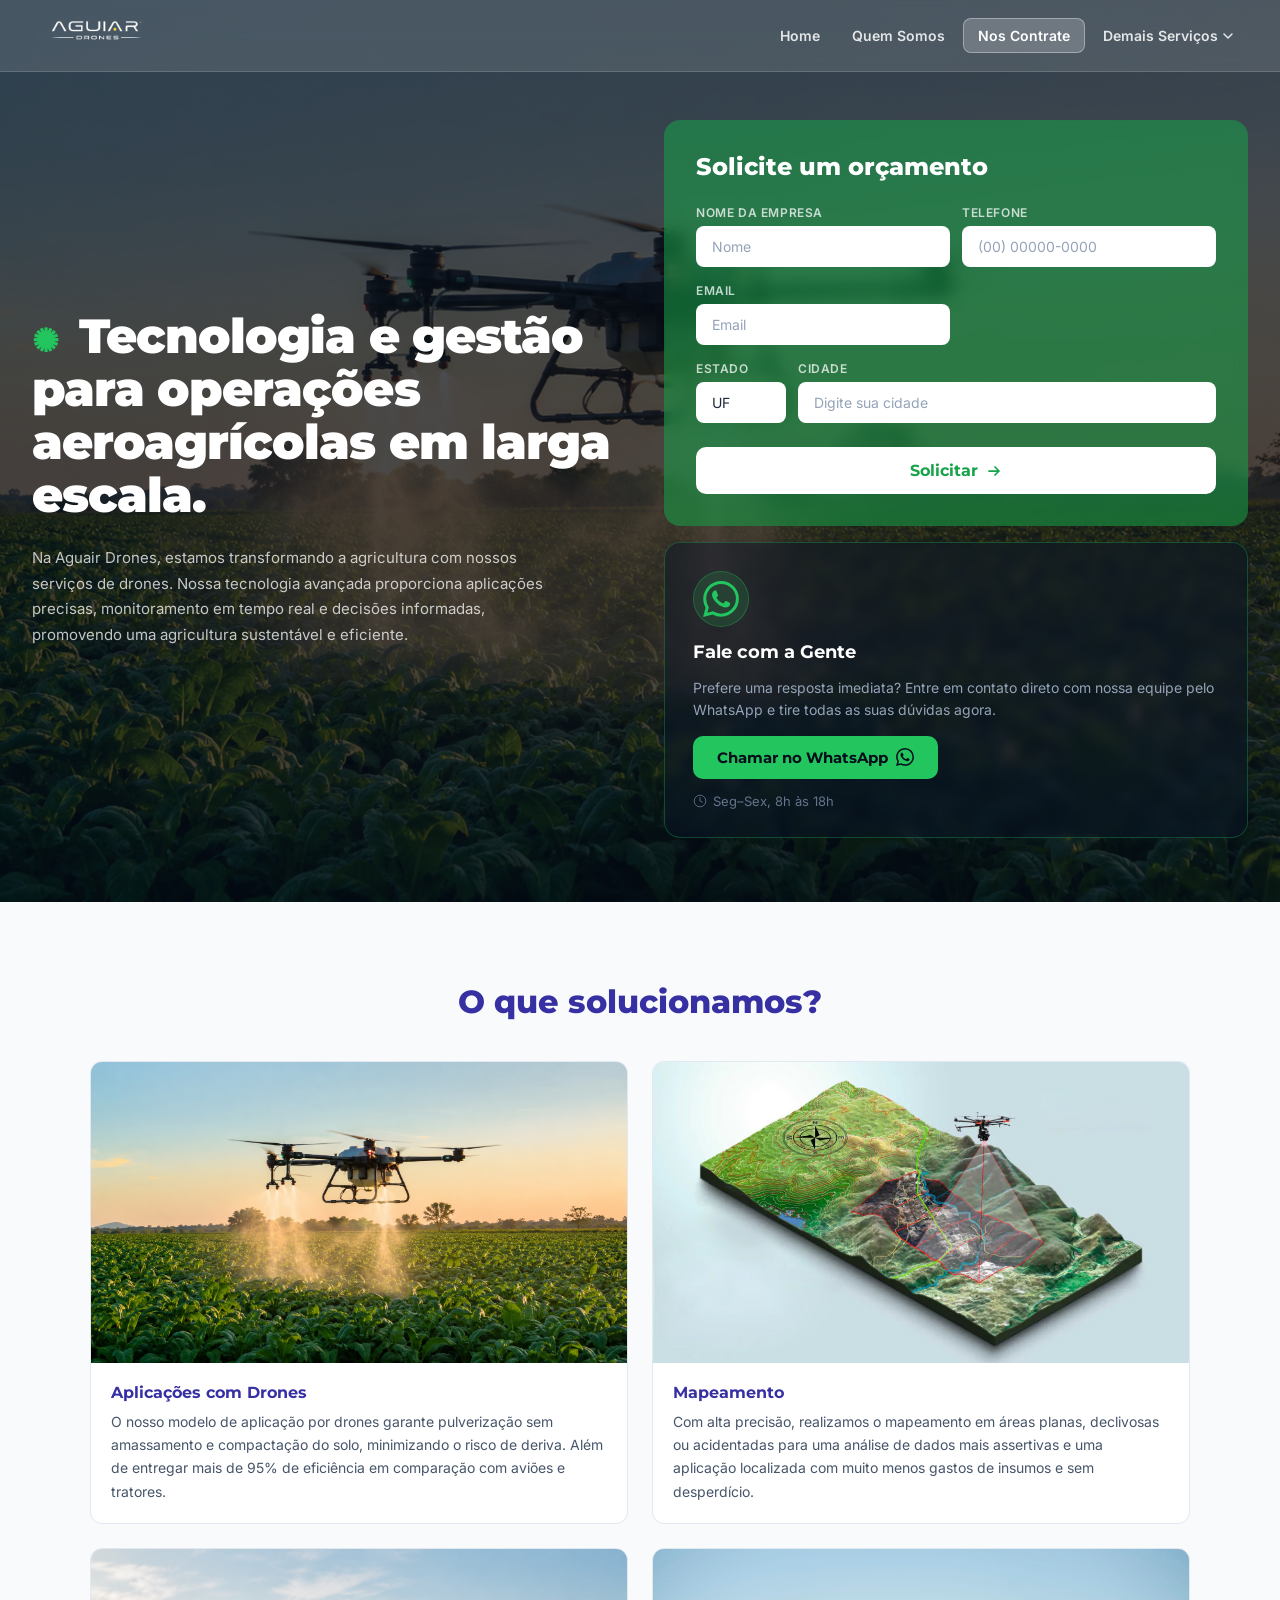
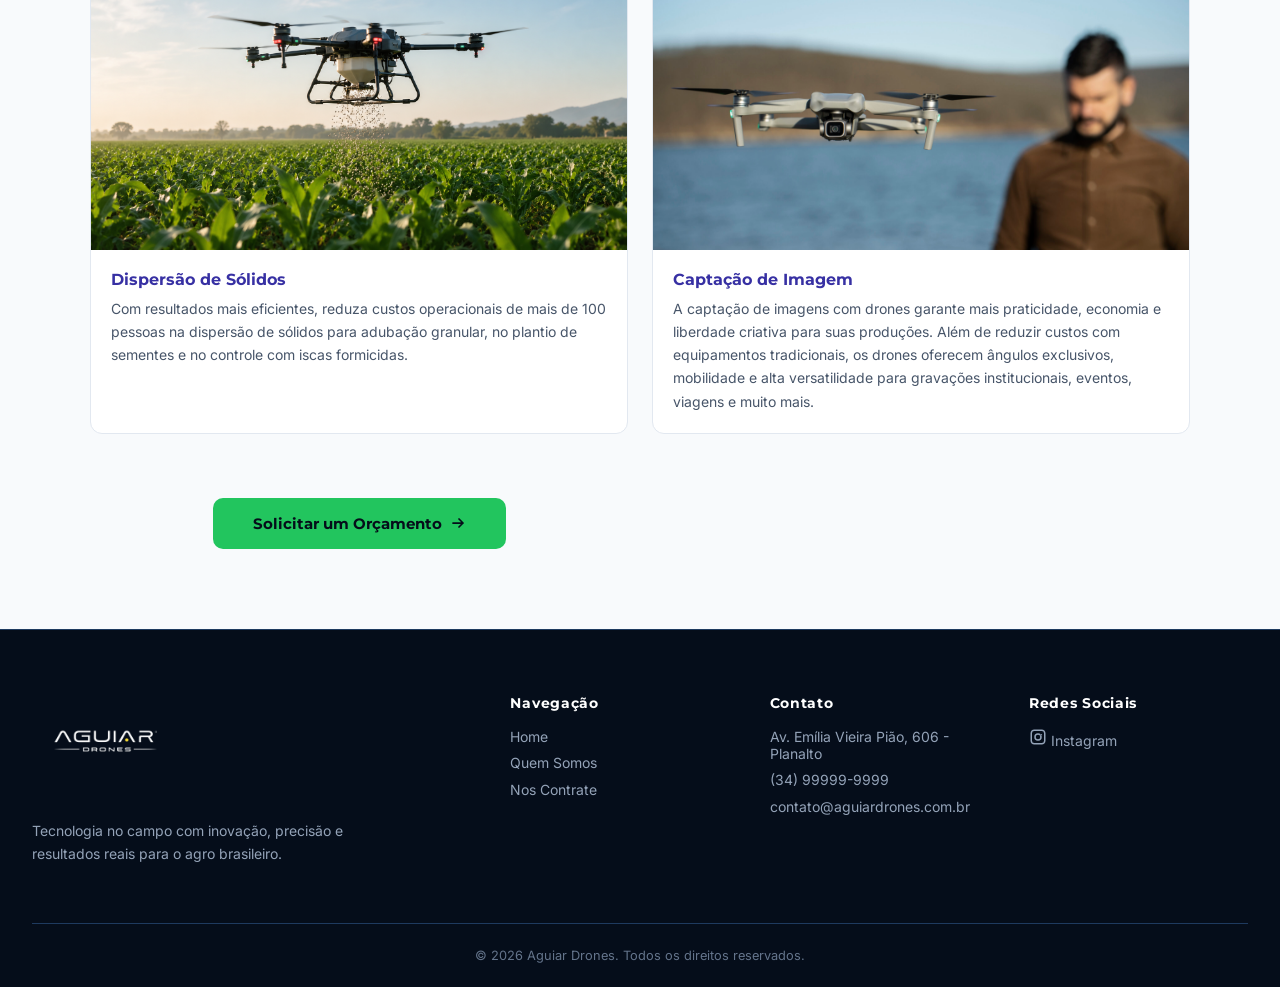
<file: nos-contrate.html>
<!DOCTYPE html>
<html lang="pt-BR">
<head>
  <meta charset="UTF-8">
  <meta name="viewport" content="width=device-width, initial-scale=1.0">
  <title>Nos Contrate — Aguiar Drones</title>
  <link rel="preconnect" href="https://fonts.googleapis.com">
  <link href="https://fonts.googleapis.com/css2?family=Montserrat:wght@400;500;600;700;800;900&family=Inter:wght@300;400;500;600&display=swap" rel="stylesheet">
  <link rel="stylesheet" href="style.css">
  <link rel="stylesheet" href="nos-contrate.css">
</head>
<body>

<nav class="navbar" id="navbar">
  <div class="navbar__inner">
    <a href="index.html" class="navbar__logo">
      <img src="Site drone/img/img/logo_1.png" alt="Aguiar Drones" class="navbar__logo-svg">
    </a>
    <ul class="navbar__links">
      <li><a href="index.html">Home</a></li>
      <li><a href="index.html#quem-somos">Quem Somos</a></li>
      <li><a href="nos-contrate.html" class="active">Nos Contrate</a></li>
      <li class="navbar__dropdown">
        <div class="navbar__dropdown-trigger">
          Demais Serviços
          <svg width="12" height="12" viewBox="0 0 12 12" fill="none">
            <path d="M2 4l4 4 4-4" stroke="currentColor" stroke-width="1.5" stroke-linecap="round" stroke-linejoin="round"/>
          </svg>
        </div>
        <div class="navbar__dropdown-menu">
          <a href="#">Mapeamento Aéreo</a>
        </div>
      </li>
    </ul>
  
  </div>
</nav>

<section class="nc-hero">
  <img src="Site drone/img/img/imagem_drone.png" alt="" class="nc-hero__bg">
  <div class="nc-hero__overlay"></div>

  <div class="nc-hero__content">
    <div class="nc-hero__left">
      <h1 class="nc-hero__title">
        <span class="nc-hero__icon">✺</span>
        Tecnologia e gestão para operações aeroagrícolas em larga escala.
      </h1>
      <p class="nc-hero__sub">
        Na Aguair Drones, estamos transformando a agricultura com nossos serviços de drones. Nossa tecnologia avançada proporciona aplicações precisas, monitoramento em tempo real e decisões informadas, promovendo uma agricultura sustentável e eficiente.
      </p>
    </div>

    <div class="nc-hero__cards">

      <div class="nc-hero__form-card">
        <h2 class="nc-form__title">Solicite um orçamento</h2>

        <div class="nc-form__row">
          <div class="nc-form__field">
            <label>Nome da Empresa</label>
            <input type="text" placeholder="Nome" id="input-empresa">
          </div>
          <div class="nc-form__field">
            <label>Telefone</label>
            <input type="tel" placeholder="(00) 00000-0000" id="input-fone">
          </div>
        </div>

        <div class="nc-form__row">
          <div class="nc-form__field">
            <label>Email</label>
            <input type="email" placeholder="Email" id="input-email-nc">
          </div>
        </div>

        <div class="nc-form__row">
          <div class="nc-form__field nc-form__field--sm">
            <label>Estado</label>
            <select id="nc-estado">
              <option value="">UF</option>
              <option value="AC">AC</option><option value="AL">AL</option><option value="AM">AM</option>
              <option value="AP">AP</option><option value="BA">BA</option><option value="CE">CE</option>
              <option value="DF">DF</option><option value="ES">ES</option><option value="GO">GO</option>
              <option value="MA">MA</option><option value="MG">MG</option><option value="MS">MS</option>
              <option value="MT">MT</option><option value="PA">PA</option><option value="PB">PB</option>
              <option value="PE">PE</option><option value="PI">PI</option><option value="PR">PR</option>
              <option value="RJ">RJ</option><option value="RN">RN</option><option value="RO">RO</option>
              <option value="RR">RR</option><option value="RS">RS</option><option value="SC">SC</option>
              <option value="SE">SE</option><option value="SP">SP</option><option value="TO">TO</option>
            </select>
          </div>
          <div class="nc-form__field nc-form__field--lg">
            <label>Cidade</label>
            <input type="text" placeholder="Digite sua cidade" id="nc-cidade">
          </div>
        </div>

        <button class="nc-form__btn" id="nc-btn-solicitar">
          Solicitar
          <svg width="16" height="16" viewBox="0 0 16 16" fill="none">
            <path d="M3 8h10M9 4l4 4-4 4" stroke="currentColor" stroke-width="1.75" stroke-linecap="round" stroke-linejoin="round"/>
          </svg>
        </button>
      </div>

      <div class="nc-whatsapp-card">
        <div class="nc-whatsapp-card__icon">
          <svg width="36" height="36" viewBox="0 0 24 24" fill="currentColor">
            <path d="M17.472 14.382c-.297-.149-1.758-.867-2.03-.967-.273-.099-.471-.148-.67.15-.197.297-.767.966-.94 1.164-.173.199-.347.223-.644.075-.297-.15-1.255-.463-2.39-1.475-.883-.788-1.48-1.761-1.653-2.059-.173-.297-.018-.458.13-.606.134-.133.298-.347.446-.52.149-.174.198-.298.298-.497.099-.198.05-.371-.025-.52-.075-.149-.669-1.612-.916-2.207-.242-.579-.487-.5-.669-.51-.173-.008-.371-.01-.57-.01-.198 0-.52.074-.792.372-.272.297-1.04 1.016-1.04 2.479 0 1.462 1.065 2.875 1.213 3.074.149.198 2.096 3.2 5.077 4.487.709.306 1.262.489 1.694.625.712.227 1.36.195 1.871.118.571-.085 1.758-.719 2.006-1.413.248-.694.248-1.289.173-1.413-.074-.124-.272-.198-.57-.347m-5.421 7.403h-.004a9.87 9.87 0 01-5.031-1.378l-.361-.214-3.741.982.998-3.648-.235-.374a9.86 9.86 0 01-1.51-5.26c.001-5.45 4.436-9.884 9.888-9.884 2.64 0 5.122 1.03 6.988 2.898a9.825 9.825 0 012.893 6.994c-.003 5.45-4.437 9.884-9.885 9.884m8.413-18.297A11.815 11.815 0 0012.05 0C5.495 0 .16 5.335.157 11.892c0 2.096.547 4.142 1.588 5.945L.057 24l6.305-1.654a11.882 11.882 0 005.683 1.448h.005c6.554 0 11.89-5.335 11.893-11.893a11.821 11.821 0 00-3.48-8.413z"/>
          </svg>
        </div>
        <h3 class="nc-whatsapp-card__title">Fale com a Gente</h3>
        <p class="nc-whatsapp-card__desc">Prefere uma resposta imediata? Entre em contato direto com nossa equipe pelo WhatsApp e tire todas as suas dúvidas agora.</p>
        <a href="https://wa.me/5500000000000" target="_blank" class="nc-whatsapp-card__btn">
          Chamar no WhatsApp
          <svg width="18" height="18" viewBox="0 0 24 24" fill="currentColor">
            <path d="M17.472 14.382c-.297-.149-1.758-.867-2.03-.967-.273-.099-.471-.148-.67.15-.197.297-.767.966-.94 1.164-.173.199-.347.223-.644.075-.297-.15-1.255-.463-2.39-1.475-.883-.788-1.48-1.761-1.653-2.059-.173-.297-.018-.458.13-.606.134-.133.298-.347.446-.52.149-.174.198-.298.298-.497.099-.198.05-.371-.025-.52-.075-.149-.669-1.612-.916-2.207-.242-.579-.487-.5-.669-.51-.173-.008-.371-.01-.57-.01-.198 0-.52.074-.792.372-.272.297-1.04 1.016-1.04 2.479 0 1.462 1.065 2.875 1.213 3.074.149.198 2.096 3.2 5.077 4.487.709.306 1.262.489 1.694.625.712.227 1.36.195 1.871.118.571-.085 1.758-.719 2.006-1.413.248-.694.248-1.289.173-1.413-.074-.124-.272-.198-.57-.347m-5.421 7.403h-.004a9.87 9.87 0 01-5.031-1.378l-.361-.214-3.741.982.998-3.648-.235-.374a9.86 9.86 0 01-1.51-5.26c.001-5.45 4.436-9.884 9.888-9.884 2.64 0 5.122 1.03 6.988 2.898a9.825 9.825 0 012.893 6.994c-.003 5.45-4.437 9.884-9.885 9.884m8.413-18.297A11.815 11.815 0 0012.05 0C5.495 0 .16 5.335.157 11.892c0 2.096.547 4.142 1.588 5.945L.057 24l6.305-1.654a11.882 11.882 0 005.683 1.448h.005c6.554 0 11.89-5.335 11.893-11.893a11.821 11.821 0 00-3.48-8.413z"/>
          </svg>
        </a>
        <p class="nc-whatsapp-card__horario">
          <svg width="14" height="14" viewBox="0 0 24 24" fill="none">
            <circle cx="12" cy="12" r="10" stroke="currentColor" stroke-width="1.5"/>
            <path d="M12 6v6l4 2" stroke="currentColor" stroke-width="1.5" stroke-linecap="round"/>
          </svg>
          Seg–Sex, 8h às 18h
        </p>
      </div>

    </div>
  </div>
</section>

<div class="nc-modal-overlay" id="nc-modal-overlay">
  <div class="nc-modal">
    <button class="nc-modal__close" id="nc-modal-close">✕</button>
    <div class="nc-modal__icon">
      <svg width="36" height="36" viewBox="0 0 24 24" fill="none">
        <path d="M5 13l4 4L19 7" stroke="#fff" stroke-width="2.5" stroke-linecap="round" stroke-linejoin="round"/>
      </svg>
    </div>
    <h3 class="nc-modal__title">Tudo certo!</h3>
    <p class="nc-modal__desc">Recebemos suas informações e estamos prontos para ajudá-lo. Um de nossos consultores entrará em contato com você em breve.</p>
    <div class="nc-modal__divider">Ou se Preferir</div>
    <a href="https://wa.me/5500000000000" target="_blank" class="nc-modal__whatsapp" id="nc-whatsapp-link">
      Entre em Contato Agora
      <svg width="20" height="20" viewBox="0 0 24 24" fill="currentColor">
        <path d="M17.472 14.382c-.297-.149-1.758-.867-2.03-.967-.273-.099-.471-.148-.67.15-.197.297-.767.966-.94 1.164-.173.199-.347.223-.644.075-.297-.15-1.255-.463-2.39-1.475-.883-.788-1.48-1.761-1.653-2.059-.173-.297-.018-.458.13-.606.134-.133.298-.347.446-.52.149-.174.198-.298.298-.497.099-.198.05-.371-.025-.52-.075-.149-.669-1.612-.916-2.207-.242-.579-.487-.5-.669-.51-.173-.008-.371-.01-.57-.01-.198 0-.52.074-.792.372-.272.297-1.04 1.016-1.04 2.479 0 1.462 1.065 2.875 1.213 3.074.149.198 2.096 3.2 5.077 4.487.709.306 1.262.489 1.694.625.712.227 1.36.195 1.871.118.571-.085 1.758-.719 2.006-1.413.248-.694.248-1.289.173-1.413-.074-.124-.272-.198-.57-.347m-5.421 7.403h-.004a9.87 9.87 0 01-5.031-1.378l-.361-.214-3.741.982.998-3.648-.235-.374a9.86 9.86 0 01-1.51-5.26c.001-5.45 4.436-9.884 9.888-9.884 2.64 0 5.122 1.03 6.988 2.898a9.825 9.825 0 012.893 6.994c-.003 5.45-4.437 9.884-9.885 9.884m8.413-18.297A11.815 11.815 0 0012.05 0C5.495 0 .16 5.335.157 11.892c0 2.096.547 4.142 1.588 5.945L.057 24l6.305-1.654a11.882 11.882 0 005.683 1.448h.005c6.554 0 11.89-5.335 11.893-11.893a11.821 11.821 0 00-3.48-8.413z"/>
      </svg>
    </a>
    <button class="nc-modal__fechar" id="nc-modal-fechar">Fechar</button>
  </div>
</div>

<section class="nc-solucoes">
  <div class="nc-solucoes__inner">
    <h2 class="nc-solucoes__title">O que solucionamos?</h2>

    <div class="nc-grid">

      <div class="nc-card">
        <div class="nc-card__img-wrap">
          <img src="Site drone/img/img/imagem_drone.png" alt="Aplicações com Drones" class="nc-card__img">
          <div class="nc-card__img-placeholder">
            <svg width="32" height="32" viewBox="0 0 24 24" fill="none">
              <rect x="3" y="3" width="18" height="18" rx="2" stroke="currentColor" stroke-width="1.5"/>
              <path d="M3 15l5-5 4 4 3-3 6 6" stroke="currentColor" stroke-width="1.5" stroke-linecap="round" stroke-linejoin="round"/>
              <circle cx="8.5" cy="8.5" r="1.5" fill="currentColor"/>
            </svg>
            <span>Adicione uma imagem</span>
            <p>servico-drones.jpg</p>
          </div>
        </div>
        <h3 class="nc-card__title">Aplicações com Drones</h3>
        <p class="nc-card__desc">O nosso modelo de aplicação por drones garante pulverização sem amassamento e compactação do solo, minimizando o risco de deriva. Além de entregar mais de 95% de eficiência em comparação com aviões e tratores.</p>
      </div>

      <div class="nc-card">
        <div class="nc-card__img-wrap">
          <img src="Site drone/img/img/topografia.webp" alt="Mapeamento" class="nc-card__img">
          <div class="nc-card__img-placeholder">
            <svg width="32" height="32" viewBox="0 0 24 24" fill="none">
              <rect x="3" y="3" width="18" height="18" rx="2" stroke="currentColor" stroke-width="1.5"/>
              <path d="M3 15l5-5 4 4 3-3 6 6" stroke="currentColor" stroke-width="1.5" stroke-linecap="round" stroke-linejoin="round"/>
              <circle cx="8.5" cy="8.5" r="1.5" fill="currentColor"/>
            </svg>
            <span>Adicione uma imagem</span>
            <p>servico-mapeamento.jpg</p>
          </div>
        </div>
        <h3 class="nc-card__title">Mapeamento</h3>
        <p class="nc-card__desc">Com alta precisão, realizamos o mapeamento em áreas planas, declivosas ou acidentadas para uma análise de dados mais assertivas e uma aplicação localizada com muito menos gastos de insumos e sem desperdício.</p>
      </div>

      <div class="nc-card">
        <div class="nc-card__img-wrap">
          <img src="Site drone/img/img/dispenser_solidos.png" alt="Dispersão de Sólidos" class="nc-card__img">
          <div class="nc-card__img-placeholder">
            <svg width="32" height="32" viewBox="0 0 24 24" fill="none">
              <rect x="3" y="3" width="18" height="18" rx="2" stroke="currentColor" stroke-width="1.5"/>
              <path d="M3 15l5-5 4 4 3-3 6 6" stroke="currentColor" stroke-width="1.5" stroke-linecap="round" stroke-linejoin="round"/>
              <circle cx="8.5" cy="8.5" r="1.5" fill="currentColor"/>
            </svg>
            <span>Adicione uma imagem</span>
            <p>servico-solidos.jpg</p>
          </div>
        </div>
        <h3 class="nc-card__title">Dispersão de Sólidos</h3>
        <p class="nc-card__desc">Com resultados mais eficientes, reduza custos operacionais de mais de 100 pessoas na dispersão de sólidos para adubação granular, no plantio de sementes e no controle com iscas formicidas.</p>
      </div>

      <div class="nc-card">
        <div class="nc-card__img-wrap">
          <img src="Site drone/img/img/captação.jpg" alt="Captação de Imagem" class="nc-card__img">
          <div class="nc-card__img-placeholder">
            <svg width="32" height="32" viewBox="0 0 24 24" fill="none">
              <rect x="3" y="3" width="18" height="18" rx="2" stroke="currentColor" stroke-width="1.5"/>
              <path d="M3 15l5-5 4 4 3-3 6 6" stroke="currentColor" stroke-width="1.5" stroke-linecap="round" stroke-linejoin="round"/>
              <circle cx="8.5" cy="8.5" r="1.5" fill="currentColor"/>
            </svg>
            <span>Adicione uma imagem</span>
            <p>servico-solidos.jpg</p>
          </div>
        </div>
        <h3 class="nc-card__title">Captação de Imagem</h3>
        <p class="nc-card__desc">A captação de imagens com drones garante mais praticidade, economia e liberdade criativa para suas produções. Além de reduzir custos com equipamentos tradicionais, os drones oferecem ângulos exclusivos, mobilidade e alta versatilidade para gravações institucionais, eventos, viagens e muito mais.</p>
      </div>

    <div class="nc-solucoes__cta">
      <a href="#" class="nc-cta-btn">
        Solicitar um Orçamento
        <svg width="16" height="16" viewBox="0 0 16 16" fill="none">
          <path d="M3 8h10M9 4l4 4-4 4" stroke="currentColor" stroke-width="1.75" stroke-linecap="round" stroke-linejoin="round"/>
        </svg>
      </a>
    </div>
  </div>

        </div>

      </div>
</section>
  <footer class="footer">
  <div class="footer__inner">

  
    <div class="footer__col footer__logo">
      <img src="Site drone/img/img/logo_1.png" alt="Aguiar Drones">
      <p>
        Tecnologia no campo com inovação, precisão e resultados reais para o agro brasileiro.
      </p>
    </div>

 
    <div class="footer__col">
      <h4>Navegação</h4>
      <a href="index.html">Home</a>
      <a href="index.html#quem-somos">Quem Somos</a>
      <a href="nos-contrate.html">Nos Contrate</a>
    </div>

    <!-- CONTATO -->
    <div class="footer__col">
      <h4>Contato</h4>
      <p>Av. Emília Vieira Pião, 606 - Planalto</p>
      <p>(34) 99999-9999</p>
      <p>contato@aguiardrones.com.br</p>
    </div>

  
    <div class="footer__col">
      <h4>Redes Sociais</h4>

      <a href="https://instagram.com" target="_blank" class="footer__social">
        <svg width="18" height="18" viewBox="0 0 24 24" fill="currentColor">
          <path d="M7 2C4.24 2 2 4.24 2 7v10c0 2.76 2.24 5 5 5h10c2.76 0 5-2.24 5-5V7c0-2.76-2.24-5-5-5H7zm10 2a3 3 0 013 3v10a3 3 0 01-3 3H7a3 3 0 01-3-3V7a3 3 0 013-3h10zm-5 3a5 5 0 100 10 5 5 0 000-10zm0 2a3 3 0 110 6 3 3 0 010-6zm4.5-.9a1.1 1.1 0 110 2.2 1.1 1.1 0 010-2.2z"/>
        </svg>
        Instagram
      </a>

    </div>
      
  </div>

  <div class="footer__bottom">
    © 2026 Aguiar Drones. Todos os direitos reservados.
  </div>
</footer>
<script src="main.js"></script>
<script src="nos-contrate.js"></script>
</body>
</html>
</file>
<file: style.css>
*, *::before, *::after {
  box-sizing: border-box;
  margin: 0;
  padding: 0;
}

:root {
  --green:       #22C55E;
  --green-light: #4ADE80;
  --bg:          #050D1A;
  --bg-alt:      #0A1628;
  --border:      #1E3A5F;
  --text:        #FFFFFF;
  --text-muted:  #94A3B8;
  --text-faint:  #64748B;
}

html {
  scroll-behavior: smooth;
}


section {
  scroll-margin-top: 90px;
}

body {
  font-family: 'Inter', sans-serif;
  background: var(--bg);
  color: var(--text);
  overflow-x: hidden;
}

.navbar {
  position: fixed;
  top: 0;
  left: 0;
  right: 0;
  z-index: 100;
  height: 72px;
  display: flex;
  align-items: center;
  padding: 0 2rem;
  background: rgba(255, 255, 255, 0.12);
  backdrop-filter: blur(16px);
  border-bottom: 1px solid rgba(255, 255, 255, 0.15);
  transition: background .35s ease, border-color .35s ease;
}

.navbar.scrolled {
  background: rgba(255, 255, 255, 0.18);
  border-bottom-color: rgba(255, 255, 255, 0.2);
}

.navbar__inner {
  max-width: 1280px;
  width: 100%;
  margin: 0 auto;
  display: flex;
  align-items: center;
  gap: 1rem;
}

.navbar__logo {
  display: flex;
  align-items: center;
  text-decoration: none;
  flex-shrink: 0;
}

.navbar__logo-svg {
  width: 140px;
  height: auto;
}

.navbar__links {
  display: flex;
  align-items: center;
  gap: 0.25rem;
  list-style: none;
  margin-left: auto;
}

.navbar__links a {
  display: block;
  padding: 0.5rem 0.875rem;
  font-size: 0.875rem;
  font-weight: 600;
  color: rgba(255, 255, 255, 0.85);
  text-decoration: none;
  border-radius: 8px;
  transition: color .2s, background .2s;
  white-space: nowrap;
}

.navbar__links a:hover {
  color: #fff;
  background: rgba(255, 255, 255, 0.15);
}

.navbar__links a.active {
  color: #fff;
  background: rgba(255, 255, 255, 0.2);
  border: 1px solid rgba(255, 255, 255, 0.35);
  border-radius: 8px;
}

.navbar__dropdown {
  position: relative;
}

.navbar__dropdown-trigger {
  display: flex;
  align-items: center;
  gap: 4px;
  padding: 0.5rem 0.875rem;
  font-size: 0.875rem;
  font-weight: 600;
  color: rgba(255, 255, 255, 0.85);
  cursor: pointer;
  border-radius: 8px;
  transition: color .2s, background .2s;
  user-select: none;
}

.navbar__dropdown-trigger:hover {
  color: #fff;
  background: rgba(255, 255, 255, 0.15);
}

.navbar__dropdown-trigger svg {
  transition: transform .2s;
}

.navbar__dropdown:hover .navbar__dropdown-trigger svg {
  transform: rotate(180deg);
}

.navbar__dropdown-menu {
  position: absolute;
  top: calc(100% + 8px);
  left: 50%;
  transform: translateX(-50%) translateY(-6px);
  background: rgba(15, 30, 53, 0.96);
  backdrop-filter: blur(12px);
  border: 1px solid rgba(255, 255, 255, 0.12);
  border-radius: 10px;
  padding: 0.5rem;
  min-width: 160px;
  opacity: 0;
  pointer-events: none;
  transition: opacity .2s, transform .2s;
}

.navbar__dropdown:hover .navbar__dropdown-menu {
  opacity: 1;
  pointer-events: auto;
  transform: translateX(-50%) translateY(0);
}

.navbar__dropdown-menu a {
  display: block;
  padding: 0.5rem 0.875rem;
  font-size: 0.8125rem;
  color: var(--text-muted);
  text-decoration: none;
  border-radius: 6px;
  transition: background .15s, color .15s;
}

.navbar__dropdown-menu a:hover {
  background: rgba(255, 255, 255, 0.08);
  color: #fff;
}

.navbar__lang {
  margin-left: 0.5rem;
  background: rgba(255, 255, 255, 0.12);
  border: 1px solid rgba(255, 255, 255, 0.25);
  border-radius: 8px;
  padding: 0.375rem 0.625rem;
  font-size: 0.75rem;
  font-weight: 600;
  color: rgba(255, 255, 255, 0.85);
  cursor: pointer;
  display: flex;
  align-items: center;
  gap: 4px;
  transition: color .2s, background .2s, border-color .2s;
  flex-shrink: 0;
}

.navbar__lang:hover {
  color: #fff;
  background: rgba(255, 255, 255, 0.2);
  border-color: rgba(255, 255, 255, 0.4);
}

.hero {
  position: relative;
  min-height: 100vh;
  display: flex;
  align-items: center;
  overflow: hidden;
}

.hero__video {
  position: absolute;
  inset: 0;
  width: 100%;
  height: 100%;
  object-fit: cover;
  z-index: 0;
}

.hero__overlay {
  position: absolute;
  inset: 0;
  background: linear-gradient(
    to bottom,
    rgba(5, 13, 26, .25) 0%,
    rgba(5, 13, 26, .55) 40%,
    rgba(5, 13, 26, .92) 75%,
    rgba(5, 13, 26, 1)   100%
  );
  z-index: 1;
}

.hero__content {
  position: relative;
  z-index: 2;
  max-width: 1280px;
  width: 100%;
  margin: 0 auto;
  padding: 120px 2rem 3rem;
  display: flex;
  flex-direction: column;
}

.hero__left {
  display: flex;
  flex-direction: column;
  gap: 2rem;
}

.hero__badge {
  display: inline-flex;
  align-items: center;
  gap: 6px;
  background: rgba(34, 197, 94, .12);
  border: 1px solid rgba(34, 197, 94, .3);
  border-radius: 99px;
  padding: 0.375rem 0.875rem;
  font-size: 0.75rem;
  font-weight: 600;
  color: var(--green);
  letter-spacing: .04em;
  text-transform: uppercase;
  width: fit-content;
}

.hero__badge-dot {
  width: 6px;
  height: 6px;
  background: var(--green);
  border-radius: 50%;
  animation: pulse 2s ease infinite;
}

@keyframes pulse {
  0%, 100% { opacity: 1; transform: scale(1); }
  50%       { opacity: .5; transform: scale(1.4); }
}

.hero__title {
  font-family: 'Montserrat', sans-serif;
  font-size: clamp(2.5rem, 5.5vw, 4.5rem);
  font-weight: 900;
  line-height: 1.05;
  letter-spacing: -0.025em;
  color: #fff;
}

.hero__title em {
  font-style: normal;
  color: var(--green);
}

.hero__subtitle {
  font-size: 1.0625rem;
  color: #000000;
  line-height: 1.65;
  max-width: 520px;
}

.hero__stats {
  display: flex;
  gap: 2.5rem;
  align-items: flex-end;
}

.stat {
  display: flex;
  flex-direction: column;
  gap: 4px;
}

.stat__row {
  display: flex;
  align-items: baseline;
  gap: 3px;
}

.stat__plus {
  font-family: 'Montserrat', sans-serif;
  font-size: 1.5rem;
  font-weight: 800;
  color: var(--green);
  line-height: 1;
}

.stat__value {
  font-family: 'Montserrat', sans-serif;
  font-size: clamp(2.5rem, 5vw, 3.75rem);
  font-weight: 900;
  line-height: 1;
  letter-spacing: -0.03em;
  color: #fff;
  font-variant-numeric: tabular-nums;
}

.stat__unit {
  font-family: 'Montserrat', sans-serif;
  font-size: 1rem;
  font-weight: 600;
  color: var(--green);
  margin-left: 4px;
}

.stat__label {
  font-size: 0.75rem;
  font-weight: 600;
  text-transform: uppercase;
  letter-spacing: .1em;
  color: var(--text-faint);
}

.stat-divider {
  width: 1px;
  height: 48px;
  background: rgba(30, 58, 95, .8);
  align-self: center;
}

.hero__form-wrap {
  background: rgba(10, 22, 40, 0.88);
  backdrop-filter: blur(12px);
  border: 1px solid rgba(30, 58, 95, .9);
  border-radius: 14px;
  padding: 1.5rem;
  max-width: 440px;
}

.hero__form-title {
  font-family: 'Montserrat', sans-serif;
  font-size: 0.9375rem;
  font-weight: 700;
  color: #fff;
  margin-bottom: 0.375rem;
}

.hero__form-sub {
  font-size: 0.8125rem;
  color: var(--text-faint);
  margin-bottom: 1.25rem;
  line-height: 1.5;
}

.form-field {
  margin-bottom: 0.75rem;
}

.form-field label {
  display: block;
  font-size: 0.75rem;
  font-weight: 600;
  text-transform: uppercase;
  letter-spacing: .06em;
  color: var(--text-faint);
  margin-bottom: 6px;
}

.form-field select,
.form-field input {
  width: 100%;
  background: rgba(5, 13, 26, .85);
  border: 1px solid var(--border);
  border-radius: 8px;
  color: var(--text-muted);
  padding: 0.75rem 1rem;
  font-family: 'Inter', sans-serif;
  font-size: 0.9rem;
  appearance: none;
  cursor: pointer;
  transition: border-color .2s, color .2s;
  outline: none;
}

.form-field select:focus,
.form-field input:focus {
  border-color: rgba(34, 197, 94, .6);
  color: #fff;
  box-shadow: 0 0 0 3px rgba(34, 197, 94, .08);
}

.form-steps {
  display: flex;
  align-items: center;
  gap: 0;
  margin-bottom: 1.25rem;
}

.form-step-dot {
  width: 10px;
  height: 10px;
  border-radius: 50%;
  background: var(--border);
  transition: background .3s;
  flex-shrink: 0;
}

.form-step-dot.active {
  background: var(--green);
}

.form-step-dot.done {
  background: var(--green);
}

.form-step-line {
  flex: 1;
  height: 1px;
  background: var(--border);
  margin: 0 6px;
}

.form-location-display {
  display: flex;
  align-items: center;
  gap: 6px;
  font-size: 0.8125rem;
  font-weight: 600;
  color: var(--green);
  margin-bottom: 0.75rem;
}

.form-fields-row {
  display: grid;
  grid-template-columns: 1fr 1fr;
  gap: 0.75rem;
}

.form-btn {
  width: 100%;
  background: var(--green);
  color: #050D1A;
  font-family: 'Montserrat', sans-serif;
  font-size: 0.9375rem;
  font-weight: 700;
  padding: 0.875rem;
  border: none;
  border-radius: 9px;
  cursor: pointer;
  transition: background .2s, box-shadow .2s, transform .1s;
  display: flex;
  align-items: center;
  justify-content: center;
  gap: 8px;
  margin-top: 1rem;
}

.form-btn:hover {
  background: var(--green-light);
  box-shadow: 0 8px 24px rgba(34, 197, 94, .3);
}

.form-btn:active {
  transform: scale(.98);
}

.form-btn--finalizar {
  width: auto;
  padding: 0.7rem 1.5rem;
  border-radius: 10px;
  font-size: 0.875rem;
  gap: 6px;
  box-shadow: 0 4px 14px rgba(34, 197, 94, .25);
}

.form-btn--finalizar svg {
  transition: transform .2s;
}

.form-btn--finalizar:hover svg {
  transform: translateX(3px);
}

.form-error {
  display: none;
  font-size: 0.75rem;
  color: #F87171;
  margin-top: 5px;
}

.form-error.visible {
  display: block;
}

.form-field input.invalid {
  border-color: #F87171;
  box-shadow: 0 0 0 3px rgba(248, 113, 113, .1);
}

.form-success {
  display: inline-flex;
  align-items: center;
  gap: 8px;
  background: rgba(34, 197, 94, .12);
  border: 1px solid rgba(34, 197, 94, .35);
  border-radius: 8px;
  padding: 0.625rem 1rem;
  font-size: 0.875rem;
  font-weight: 600;
  color: var(--green);
  margin-top: 1rem;
}


.banner-frase {
  background: var(--green);
  padding: 1.5rem 2rem;
  text-align: center;
}

.banner-frase p {
  max-width: 900px;
  margin: 0 auto;
  font-family: 'Montserrat', sans-serif;
  font-size: 1rem;
  font-weight: 700;
  color: #FFFFFF;
  line-height: 1.6;
}

.quem-somos {
  background: var(--bg);
  padding: 5rem 2rem;
}

.quem-somos__inner {
  max-width: 900px;
  margin: 0 auto;
}

.quem-somos__logo {
  text-align: center;
  margin-bottom: 3.5rem;
}

.quem-somos__logo-img {
  height: 60px;
  width: auto;
  object-fit: contain;
}

.quem-somos__timeline {
  display: flex;
  flex-direction: column;
  gap: 1.5rem;
}

.timeline-item {
  display: flex;
  flex-direction: row;
  gap: 1.25rem;
  align-items: start;
}

.timeline-left {
  display: flex;
  flex-direction: column;
  align-items: center;
  flex-shrink: 0;
}

.timeline-icon {
  width: 40px;
  height: 40px;
  border-radius: 50%;
  background: var(--green);
  color: #fff;
  display: flex;
  align-items: center;
  justify-content: center;
  flex-shrink: 0;
}

.timeline-line {
  width: 2px;
  flex: 1;
  min-height: 24px;
  background: var(--border);
  margin-top: 8px;
}

.timeline-item:last-child .timeline-line {
  display: none;
}

.timeline-card {
  flex: 1;
  background: var(--bg-alt);
  border: 1px solid var(--border);
  border-radius: 12px;
  padding: 1.5rem 2rem;
  margin-bottom: 0;
}

.timeline-card h3 {
  font-family: 'Montserrat', sans-serif;
  font-size: 1.125rem;
  font-weight: 700;
  color: var(--green);
  margin-bottom: 0.875rem;
}

.timeline-card p {
  font-size: 0.9375rem;
  color: var(--text-muted);
  line-height: 1.7;
  margin-bottom: 0.75rem;
}

.timeline-card p:last-child {
  margin-bottom: 0;
}

.section-teaser {
  background: var(--bg-alt);
  padding: 5rem 2rem;
  border-top: 1px solid var(--border);
}

.section-teaser__inner {
  max-width: 1280px;
  margin: 0 auto;
  display: flex;
  align-items: center;
  justify-content: space-between;
  gap: 2rem;
  flex-wrap: wrap;
}

.section-teaser h2 {
  font-family: 'Montserrat', sans-serif;
  font-size: clamp(1.5rem, 3vw, 2.25rem);
  font-weight: 800;
  line-height: 1.2;
}

.section-teaser h2 span {
  color: var(--green);
}

.section-teaser p {
  font-size: 0.9375rem;
  color: var(--text-muted);
  margin-top: .75rem;
  max-width: 480px;
  line-height: 1.65;
}

.pill-group {
  display: flex;
  gap: .75rem;
  flex-wrap: wrap;
  margin-top: 1.5rem;
}

.pill {
  display: flex;
  align-items: center;
  gap: 6px;
  background: rgba(34, 197, 94, .09);
  border: 1px solid rgba(34, 197, 94, .25);
  border-radius: 99px;
  padding: .4rem .875rem;
  font-size: .8125rem;
  font-weight: 600;
  color: var(--green);
}

.teaser-cta {
  display: inline-flex;
  align-items: center;
  gap: 8px;
  background: var(--green);
  color: #050D1A;
  font-family: 'Montserrat', sans-serif;
  font-weight: 700;
  font-size: .9375rem;
  padding: 1rem 2rem;
  border-radius: 10px;
  text-decoration: none;
  white-space: nowrap;
  transition: background .2s, box-shadow .2s;
  flex-shrink: 0;
}

.teaser-cta:hover {
  background: var(--green-light);
  box-shadow: 0 8px 24px rgba(34, 197, 94, .35);
}


@media (max-width: 900px) {
  .hero__content {
    padding-bottom: 5rem;
  }
  .navbar__links {
    display: none;
  }
  .navbar__lang {
    display: none;
  }
}

@media (max-width: 480px) {
  .hero__stats {
    gap: 1.25rem;
  }
  .stat__value {
    font-size: 2.25rem;
  }
  .hero__form-wrap {
    padding: 1.25rem;
  }
  
}

/* =========================
   LOCALIZAÇÃO
========================= */

.localizacao {
  display: flex;
  flex-direction: column;
}

.localizacao__info {
  display: grid;
  grid-template-columns: 1fr 1fr 1fr;
  background: #f8fafc;
  border-bottom: 1px solid #E2E8F0;
}

.localizacao__item {
  display: flex;
  flex-direction: column;
  align-items: center;
  justify-content: center;
  gap: 0.5rem;
  padding: 2.5rem 2rem;
  text-align: center;
  border-right: 1px solid #E2E8F0;
}

.localizacao__item:last-child {
  border-right: none;
}

.localizacao__icon {
  width: 56px;
  height: 56px;
  border-radius: 50%;
  background: #F1F5F9;
  display: flex;
  align-items: center;
  justify-content: center;
  color: #475569;
  margin-bottom: 0.25rem;
}

.localizacao__icon--whatsapp {
  color: #25D366;
  background: #F0FFF4;
}

.localizacao__label {
  font-family: 'Montserrat', sans-serif;
  font-size: 0.75rem;
  font-weight: 700;
  letter-spacing: .1em;
  color: #94A3B8;
}

.localizacao__value {
  font-family: 'Montserrat', sans-serif;
  font-size: 0.9375rem;
  font-weight: 600;
  color: #1E293B;
  text-decoration: none;
}

.localizacao__value--link {
  transition: color .2s;
}

.localizacao__value--link:hover {
  color: var(--green);
}

.localizacao__mapa {
  width: 100%;
  height: 480px;
}

.localizacao__mapa iframe {
  width: 100%;
  height: 100%;
  border: 0;
  display: block;
}

@media (max-width: 640px) {
  .localizacao__info {
    grid-template-columns: 1fr;
  }
  .localizacao__item {
    border-right: none;
    border-bottom: 1px solid #E2E8F0;
  }
  .localizacao__mapa {
    height: 320px;
  }
}

/* =========================
   FEEDBACKS
========================= */

.feedbacks {
  background: var(--bg-alt);
  padding: 6rem 2rem;
}

.feedbacks-container {
  max-width: 1200px;
  margin: 0 auto;
}

.feedbacks-header {
  text-align: center;
  margin-bottom: 3rem;
}

.feedbacks-header span {
  color: var(--green);
  font-size: .8rem;
  font-weight: 700;
  letter-spacing: .15em;
}

.feedbacks-header h2 {
  font-family: 'Montserrat', sans-serif;
  font-size: 2.5rem;
  margin-top: .75rem;
  margin-bottom: 1rem;
}

.feedbacks-header p {
  max-width: 650px;
  margin: 0 auto;
  color: var(--text-muted);
  line-height: 1.8;
}

.feedbacks-grid {
  display: grid;
  grid-template-columns: repeat(3, 1fr);
  gap: 1.5rem;
}

.feedback-card {
  background: var(--bg);
  border: 1px solid var(--border);
  border-radius: 18px;
  padding: 2rem;
  transition: .3s ease;
}

.feedback-card:hover {
  transform: translateY(-6px);
  border-color: rgba(34,197,94,.45);
  box-shadow: 0 15px 35px rgba(0,0,0,.25);
}

.stars {
  color: #FFD700;
  font-size: 1.2rem;
  margin-bottom: 1rem;
}

.feedback-text {
  color: var(--text-muted);
  line-height: 1.8;
  margin-bottom: 1.5rem;
}

.client-info {
  display: flex;
  align-items: center;
  gap: .9rem;
}

.client-info img {
  width: 55px;
  height: 55px;
  border-radius: 50%;
  object-fit: cover;
}

.client-info h4 {
  color: white;
  font-size: .95rem;
  margin-bottom: .2rem;
}

.client-info span {
  color: var(--text-faint);
  font-size: .85rem;
}

@media (max-width: 900px) {
  .feedbacks-grid {
    grid-template-columns: 1fr;
  }

  .feedbacks-header h2 {
    font-size: 2rem;
  }
}
.footer {
  background: var(--bg);
  border-top: 1px solid var(--border);
  padding: 4rem 2rem 1.5rem;
}

.footer__inner {
  max-width: 1280px;
  margin: 0 auto;
  display: grid;
  grid-template-columns: 2fr 1fr 1fr 1fr;
  gap: 2.5rem;
}

.footer__logo img {
  width: 160px;
  margin-bottom: 1rem;
}

.footer__logo p {
  color: var(--text-muted);
  font-size: 0.9rem;
  line-height: 1.6;
  max-width: 320px;
}

.footer__col h4 {
  font-family: 'Montserrat', sans-serif;
  font-size: 0.9rem;
  font-weight: 700;
  color: #fff;
  margin-bottom: 1rem;
  letter-spacing: .05em;
}

.footer__col a,
.footer__col p {
  display: block;
  color: var(--text-muted);
  font-size: 0.875rem;
  margin-bottom: 0.6rem;
  text-decoration: none;
  transition: color .2s;
}

.footer__col a:hover {
  color: var(--green);
}

.footer__social {
  display: inline-flex;
  align-items: center;
  gap: 8px;
  color: var(--text-muted);
}

.footer__social:hover {
  color: var(--green);
}

.footer__bottom {
  margin-top: 3rem;
  padding-top: 1.5rem;
  border-top: 1px solid var(--border);
  text-align: center;
  font-size: 0.8rem;
  color: var(--text-faint);
}

/* RESPONSIVO */
@media (max-width: 900px) {
  .footer__inner {
    grid-template-columns: 1fr 1fr;
  }
}

@media (max-width: 600px) {
  .footer__inner {
    grid-template-columns: 1fr;
  }

  .footer {
    text-align: left;
  }
}
</file>
<file: nos-contrate.css>
.nc-hero {
  position: relative;
  min-height: 100vh;
  display: flex;
  align-items: center;
  overflow: hidden;
}

.nc-hero__bg {
  position: absolute;
  inset: 0;
  width: 100%;
  height: 100%;
  object-fit: cover;
  object-position: center;
  z-index: 0;
}

.nc-hero__overlay {
  position: absolute;
  inset: 0;
  background: rgba(5, 13, 26, 0.72);
  z-index: 1;
}

.nc-hero__content {
  position: relative;
  z-index: 2;
  max-width: 1280px;
  width: 100%;
  margin: 0 auto;
  padding: 120px 2rem 4rem;
  display: grid;
  grid-template-columns: 1fr 1fr;
  gap: 3rem;
  align-items: center;
}

.nc-hero__cards {
  display: flex;
  flex-direction: column;
  gap: 1rem;
}

.nc-hero__icon {
  color: var(--green);
  margin-right: 0.5rem;
  font-size: 2rem;
  vertical-align: middle;
}

.nc-hero__title {
  font-family: 'Montserrat', sans-serif;
  font-size: clamp(2rem, 4vw, 3rem);
  font-weight: 900;
  line-height: 1.1;
  letter-spacing: -0.02em;
  color: #fff;
  margin-bottom: 1.5rem;
}

.nc-hero__sub {
  font-size: 0.9375rem;
  color: rgba(255, 255, 255, 0.75);
  line-height: 1.7;
  max-width: 520px;
}

.nc-hero__form-card {
  background: rgba(22, 163, 74, 0.55); /* ← ajuste o 0.55 para mais claro ou mais escuro */
  backdrop-filter: blur(8px);
  border-radius: 16px;
  padding: 2rem;
  display: flex;
  flex-direction: column;
  gap: 1rem;
}

.nc-form__title {
  font-family: 'Montserrat', sans-serif;
  font-size: 1.5rem;
  font-weight: 800;
  color: #fff;
  margin-bottom: 0.5rem;
}

.nc-form__row {
  display: grid;
  grid-template-columns: 1fr 1fr;
  gap: 0.75rem;
}

.nc-form__field {
  display: flex;
  flex-direction: column;
  gap: 6px;
}

.nc-form__field--sm { flex: 0 0 90px; }
.nc-form__field--lg { flex: 1; }

.nc-form__row:has(.nc-form__field--sm) {
  display: flex;
  gap: 0.75rem;
}

.nc-form__field label {
  font-size: 0.75rem;
  font-weight: 600;
  color: rgba(255, 255, 255, 0.75);
  text-transform: uppercase;
  letter-spacing: .05em;
}

.nc-form__field input,
.nc-form__field select {
  background: #fff;
  border: none;
  border-radius: 8px;
  padding: 0.75rem 1rem;
  font-family: 'Inter', sans-serif;
  font-size: 0.875rem;
  color: #1E293B;
  outline: none;
  width: 100%;
  transition: box-shadow .2s;
  appearance: none;
  cursor: pointer;
}

.nc-form__field input::placeholder {
  color: #94A3B8;
}

.nc-form__field input:focus,
.nc-form__field select:focus {
  box-shadow: 0 0 0 3px rgba(34, 197, 94, .5);
}

.nc-form__btn {
  width: 100%;
  background: #fff;
  color: #16A34A;
  font-family: 'Montserrat', sans-serif;
  font-size: 1rem;
  font-weight: 700;
  padding: 0.875rem;
  border: none;
  border-radius: 10px;
  cursor: pointer;
  display: flex;
  align-items: center;
  justify-content: center;
  gap: 8px;
  margin-top: 0.5rem;
  transition: background .2s, box-shadow .2s;
}

.nc-form__btn:hover {
  background: #F0FDF4;
  box-shadow: 0 8px 24px rgba(0,0,0,.2);
}

.nc-modal-overlay {
  position: fixed;
  inset: 0;
  background: rgba(5, 13, 26, 0.75);
  backdrop-filter: blur(4px);
  z-index: 999;
  display: flex;
  align-items: center;
  justify-content: center;
  padding: 1rem;
  opacity: 0;
  pointer-events: none;
  transition: opacity .3s ease;
}

.nc-modal-overlay.active {
  opacity: 1;
  pointer-events: auto;
}

.nc-modal {
  background: #fff;
  border-radius: 16px;
  padding: 2.5rem 2rem;
  max-width: 480px;
  width: 100%;
  position: relative;
  display: flex;
  flex-direction: column;
  align-items: center;
  gap: 1rem;
  text-align: center;
  transform: translateY(16px);
  transition: transform .3s ease;
}

.nc-modal-overlay.active .nc-modal {
  transform: translateY(0);
}

.nc-modal__close {
  position: absolute;
  top: 1rem;
  right: 1rem;
  background: none;
  border: none;
  font-size: 1.125rem;
  color: #94A3B8;
  cursor: pointer;
  transition: color .2s;
}

.nc-modal__close:hover { color: #1E293B; }

.nc-modal__icon {
  width: 72px;
  height: 72px;
  border-radius: 50%;
  background: var(--green);
  display: flex;
  align-items: center;
  justify-content: center;
}

.nc-modal__title {
  font-family: 'Montserrat', sans-serif;
  font-size: 1.5rem;
  font-weight: 800;
  color: var(--green);
}

.nc-modal__desc {
  font-size: 0.9375rem;
  color: #475569;
  line-height: 1.65;
  max-width: 360px;
}

.nc-modal__divider {
  font-size: 0.8125rem;
  color: #94A3B8;
  width: 100%;
  text-align: center;
  border-top: 1px solid #E2E8F0;
  padding-top: 1rem;
}

.nc-modal__whatsapp {
  display: inline-flex;
  align-items: center;
  gap: 8px;
  border: 1.5px solid var(--green);
  color: var(--green);
  background: transparent;
  font-family: 'Montserrat', sans-serif;
  font-size: 0.9375rem;
  font-weight: 600;
  padding: 0.75rem 1.5rem;
  border-radius: 10px;
  text-decoration: none;
  transition: background .2s, color .2s;
}

.nc-modal__whatsapp:hover {
  background: var(--green);
  color: #fff;
}

.nc-modal__fechar {
  width: 100%;
  background: #F1F5F9;
  border: none;
  border-radius: 10px;
  padding: 0.875rem;
  font-family: 'Montserrat', sans-serif;
  font-size: 0.9375rem;
  font-weight: 600;
  color: #475569;
  cursor: pointer;
  transition: background .2s;
}

.nc-modal__fechar:hover { background: #E2E8F0; }

select:disabled {
  opacity: 0.5;
  cursor: not-allowed;
}

.nc-whatsapp-card {
  background: rgba(10, 22, 40, 0.45);
  backdrop-filter: blur(6px);
  border: 1px solid rgba(34, 197, 94, 0.3);
  border-radius: 16px;
  padding: 1.75rem;
  display: flex;
  flex-direction: column;
  gap: 0.875rem;
}

.nc-whatsapp-card__icon {
  width: 56px;
  height: 56px;
  border-radius: 50%;
  background: rgba(34, 197, 94, 0.15);
  border: 1px solid rgba(34, 197, 94, 0.3);
  display: flex;
  align-items: center;
  justify-content: center;
  color: var(--green);
}

.nc-whatsapp-card__title {
  font-family: 'Montserrat', sans-serif;
  font-size: 1.125rem;
  font-weight: 700;
  color: #fff;
}

.nc-whatsapp-card__desc {
  font-size: 0.875rem;
  color: var(--text-muted);
  line-height: 1.6;
}

.nc-whatsapp-card__btn {
  display: inline-flex;
  align-items: center;
  gap: 8px;
  background: var(--green);
  color: #050D1A;
  font-family: 'Montserrat', sans-serif;
  font-size: 0.9375rem;
  font-weight: 700;
  padding: 0.75rem 1.5rem;
  border-radius: 10px;
  text-decoration: none;
  width: fit-content;
  transition: background .2s, box-shadow .2s;
}

.nc-whatsapp-card__btn:hover {
  background: var(--green-light);
  box-shadow: 0 8px 24px rgba(34, 197, 94, .35);
}

.nc-whatsapp-card__horario {
  display: flex;
  align-items: center;
  gap: 6px;
  font-size: 0.8125rem;
  color: var(--text-faint);
}

.nc-solucoes {
  background: #F8FAFC;
  padding: 5rem 2rem;
}

.nc-solucoes__inner {
  max-width: 1100px;
  margin: 0 auto;
}

.nc-solucoes__title {
  font-family: 'Montserrat', sans-serif;
  font-size: clamp(1.5rem, 3vw, 2rem);
  font-weight: 800;
  color: #3730A3;
  text-align: center;
  margin-bottom: 2.5rem;
}

.nc-grid {
  display: grid;
  grid-template-columns: 1fr 1fr;
  gap: 1.5rem;
}

.nc-card {
  background: #fff;
  border: 1px solid #E2E8F0;
  border-radius: 12px;
  overflow: hidden;
  display: flex;
  flex-direction: column;
}

.nc-card__img-wrap {
  position: relative;
  width: 100%;
  aspect-ratio: 16 / 9;
  background: #F1F5F9;
  overflow: hidden;
}

.nc-card__img {
  width: 100%;
  height: 100%;
  object-fit: cover;
  display: block;
}

.nc-card__img-placeholder {
  position: absolute;
  inset: 0;
  display: flex;
  flex-direction: column;
  align-items: center;
  justify-content: center;
  gap: 8px;
  color: #94A3B8;
  background: #F1F5F9;
}

.nc-card__img-placeholder span {
  font-size: 0.875rem;
  font-weight: 600;
  color: #64748B;
}

.nc-card__img-placeholder p {
  font-size: 0.75rem;
  color: #94A3B8;
  font-family: monospace;
}

.nc-card__img[src]:not([src=""]) ~ .nc-card__img-placeholder,
.nc-card__img.loaded ~ .nc-card__img-placeholder {
  display: none;
}

.nc-card__title {
  font-family: 'Montserrat', sans-serif;
  font-size: 1rem;
  font-weight: 700;
  color: #3730A3;
  padding: 1.25rem 1.25rem 0.5rem;
  min-height: 2rem;
}

.nc-card__desc {
  font-size: 0.875rem;
  color: #475569;
  line-height: 1.65;
  padding: 0 1.25rem 1.25rem;
  flex: 1;
}

.nc-solucoes__cta {
  display: flex;
  justify-content: center;
  margin-top: 2.5rem;
}

.nc-cta-btn {
  display: inline-flex;
  align-items: center;
  gap: 8px;
  background: var(--green);
  color: #050D1A;
  font-family: 'Montserrat', sans-serif;
  font-weight: 700;
  font-size: 0.9375rem;
  padding: 1rem 2.5rem;
  border-radius: 10px;
  text-decoration: none;
  transition: background .2s, box-shadow .2s;
}

.nc-cta-btn:hover {
  background: var(--green-light);
  box-shadow: 0 8px 24px rgba(34, 197, 94, .35);
}

@media (max-width: 900px) {
  .nc-hero__content {
    grid-template-columns: 1fr;
    padding-bottom: 3rem;
  }
  .nc-grid {
    grid-template-columns: 1fr;
  }
}

@media (max-width: 480px) {
  .nc-form__row {
    grid-template-columns: 1fr;
  }
  .nc-hero__form-card {
    padding: 1.25rem;
  }
  
}
</file>
